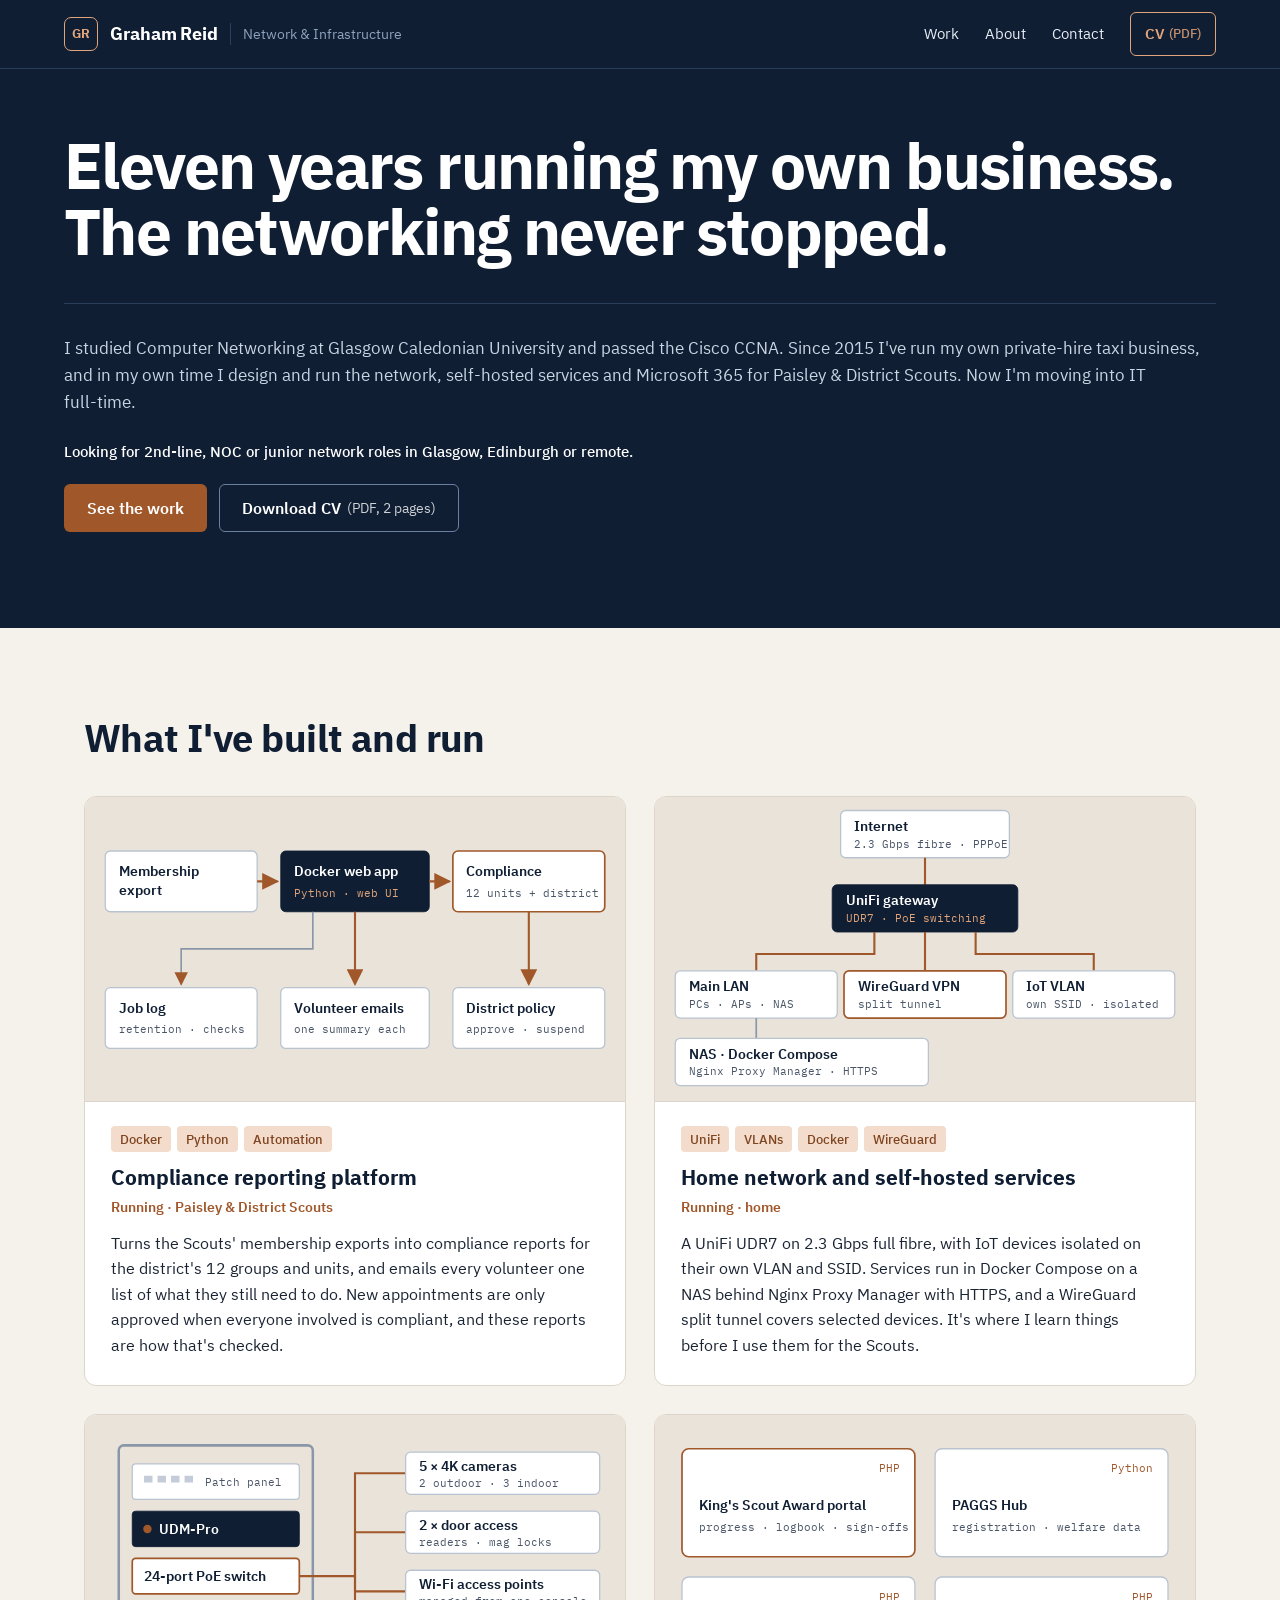
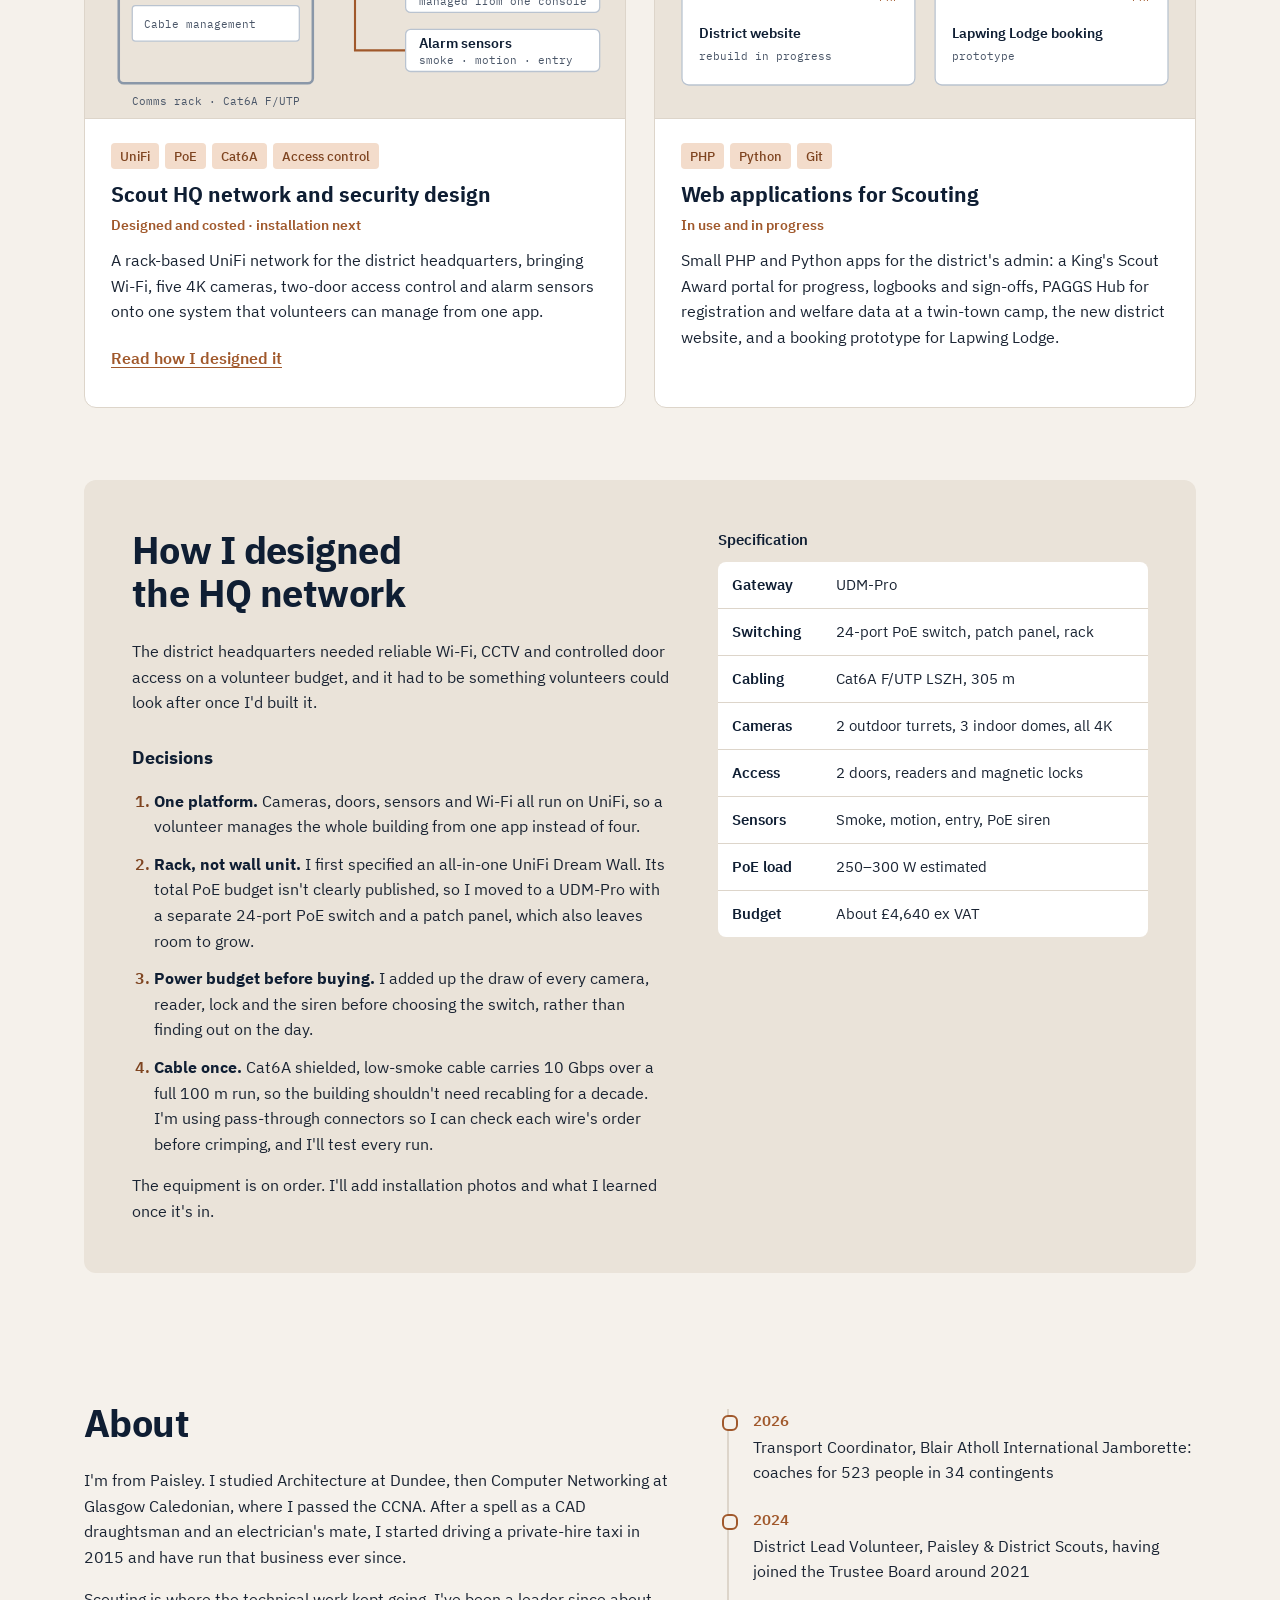
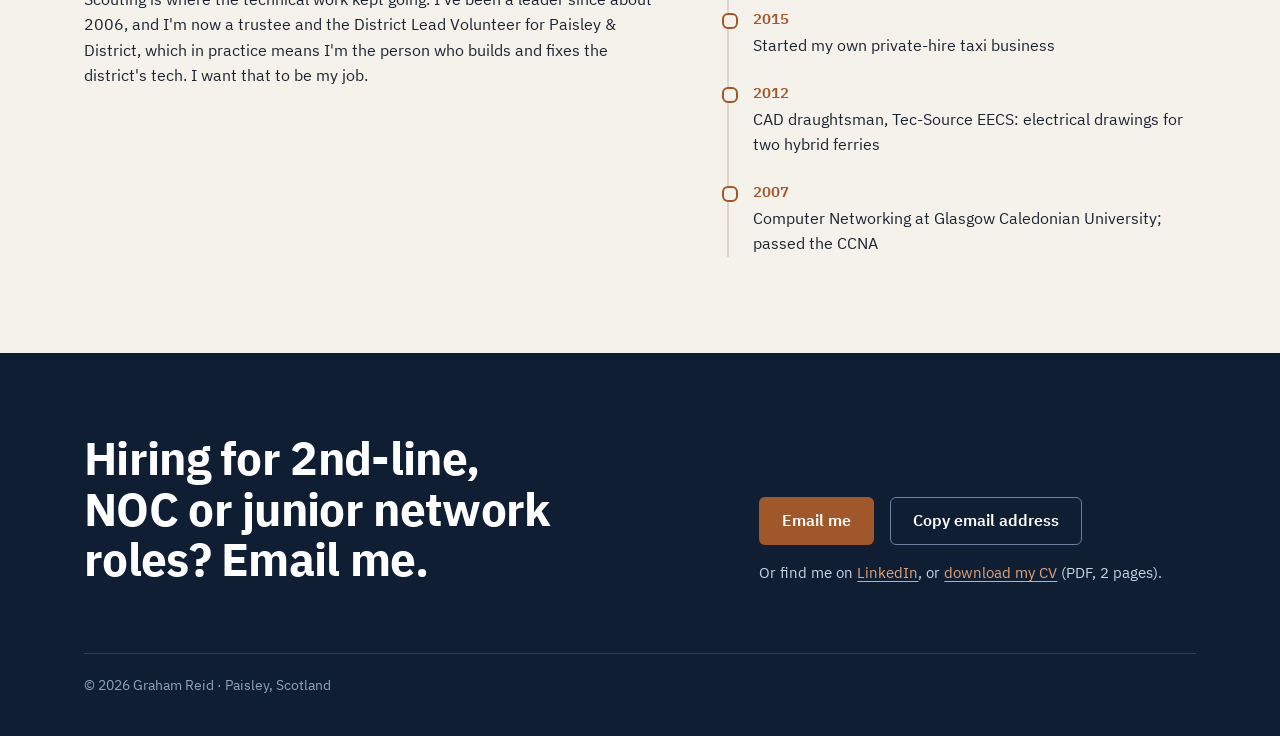
<file: index.html>
<!doctype html>
<html lang="en-GB">
<head>
<meta charset="utf-8">
<meta name="viewport" content="width=device-width, initial-scale=1">
<title>Graham Reid · Network &amp; Infrastructure</title>
<meta name="description" content="Graham Reid, Paisley. CCNA, eleven years self-employed, and the person who designs and runs the network, self-hosted services and Microsoft 365 for a Scout district. Open to 2nd-line, NOC and junior network roles.">
<meta name="author" content="Graham Reid">
<link rel="canonical" href="https://graham.moshii.co.uk/">
<meta property="og:type" content="profile">
<meta property="og:title" content="Graham Reid · Network & Infrastructure">
<meta property="og:description" content="The networks and services I design and run: a homelab, a Docker compliance platform and a Scout HQ network design.">
<meta property="og:url" content="https://graham.moshii.co.uk/">
<meta property="og:image" content="https://graham.moshii.co.uk/assets/og.png">
<meta property="og:image:width" content="1200">
<meta property="og:image:height" content="630">
<meta name="twitter:card" content="summary_large_image">
<meta name="theme-color" content="#0F1E33">
<link rel="icon" href="assets/favicon.svg" type="image/svg+xml">
<link rel="preload" href="assets/fonts/IBMPlexSans-Bold.woff2" as="font" type="font/woff2" crossorigin>
<link rel="preload" href="assets/fonts/IBMPlexSans-Regular.woff2" as="font" type="font/woff2" crossorigin>
<link rel="stylesheet" href="assets/site.css">
</head>
<body>
<a class="skip" href="#main">Skip to content</a>

<div class="topbar" id="top">
  <nav class="nav wrap" aria-label="Main">
    <a class="brand" href="#top" aria-label="Graham Reid, back to top">
      <span class="brand-mark" aria-hidden="true">GR</span>
      <span class="brand-name">Graham Reid</span>
      <span class="brand-role">Network &amp; Infrastructure</span>
    </a>
    <ul class="nav-links">
      <li><a href="#work">Work</a></li>
      <li><a href="#about">About</a></li>
      <li><a href="#contact">Contact</a></li>
      <li><a class="nav-cv" href="cv/Graham-Reid-CV.pdf">CV <span class="hint">(PDF)</span></a></li>
    </ul>
  </nav>
</div>

<header class="site-header">

  <div class="hero wrap">
    <div class="hero-copy">
      <h1><span>Eleven years running my own business.</span> <span>The networking never stopped.</span></h1>
      <div class="hero-row">
        <p class="hero-lede">I studied Computer Networking at Glasgow Caledonian University and passed the Cisco CCNA. Since 2015 I've run my own private-hire taxi business, and in my own time I design and run the network, self-hosted services and Microsoft 365 for Paisley &amp; District Scouts. Now I'm moving into IT full-time.</p>
        <div class="hero-side">
          <p class="hero-facts">Looking for 2nd-line, NOC or junior network roles in Glasgow, Edinburgh or remote.</p>
          <div class="hero-actions">
            <a class="btn btn-primary" href="#work">See the work</a>
            <a class="btn btn-ghost" href="cv/Graham-Reid-CV.pdf">Download CV <span class="hint">(PDF, 2 pages)</span></a>
          </div>
        </div>
      </div>
    </div>

  </div>
</header>

<main id="main">
  <section class="work wrap" id="work" aria-labelledby="work-title">
    <h2 id="work-title">What I've built and run</h2>

    <div class="cards">
      <article class="card">
        <figure class="card-figure">
          <div class="diagram" tabindex="0" role="group" aria-label="Compliance platform diagram, scrollable on small screens">
            <svg viewBox="0 0 640 360" role="img" aria-label="Membership exports go into a Docker web app, which produces reports for 12 units plus a district summary, sends one summary email per volunteer, and keeps a job log with retention clean-up.">
              <defs><marker id="ar2" viewBox="0 0 10 10" refX="9" refY="5" markerWidth="8" markerHeight="8" orient="auto-start-reverse"><path class="dg-arrow" d="M0 0 L10 5 L0 10 z"/></marker></defs>
              <rect class="dg-box" x="24" y="64" width="180" height="72" rx="6"/>
              <text class="dg-t" x="40" y="94">Membership</text><text class="dg-t" x="40" y="116">export</text>
              <rect class="dg-box-navy" x="232" y="64" width="176" height="72" rx="6"/>
              <text class="dg-w" x="248" y="94">Docker web app</text><text class="dg-ws" x="248" y="118">Python · web UI</text>
              <rect class="dg-box-accent" x="436" y="64" width="180" height="72" rx="6"/>
              <text class="dg-t" x="452" y="94">Compliance</text><text class="dg-s" x="452" y="118">12 units + district</text>
              <path class="dg-line-accent" d="M204 100 H228" marker-end="url(#ar2)"/>
              <path class="dg-line-accent" d="M408 100 H432" marker-end="url(#ar2)"/>
              <rect class="dg-box" x="232" y="226" width="176" height="72" rx="6"/>
              <text class="dg-t" x="248" y="256">Volunteer emails</text><text class="dg-s" x="248" y="280">one summary each</text>
              <rect class="dg-box" x="24" y="226" width="180" height="72" rx="6"/>
              <text class="dg-t" x="40" y="256">Job log</text><text class="dg-s" x="40" y="280">retention · checks</text>
              <rect class="dg-box" x="436" y="226" width="180" height="72" rx="6"/>
              <text class="dg-t" x="452" y="256">District policy</text><text class="dg-s" x="452" y="280">approve · suspend</text>
              <path class="dg-line-accent" d="M320 136 V222" marker-end="url(#ar2)"/>
              <path class="dg-line" d="M270 136 V180 H114 V222" marker-end="url(#ar2)"/>
              <path class="dg-line-accent" d="M526 136 V222" marker-end="url(#ar2)"/>
            </svg>
          </div>
          <!-- Slot: a redacted dashboard screenshot can replace or follow this diagram. -->
        </figure>
        <div class="card-body">
          <ul class="tags" aria-label="Technologies"><li>Docker</li><li>Python</li><li>Automation</li></ul>
          <h3>Compliance reporting platform</h3>
          <p class="status">Running · Paisley &amp; District Scouts</p>
          <p>Turns the Scouts' membership exports into compliance reports for the district's 12 groups and units, and emails every volunteer one list of what they still need to do. New appointments are only approved when everyone involved is compliant, and these reports are how that's checked.</p>
        </div>
      </article>

      <article class="card">
        <figure class="card-figure">
          <div class="diagram" tabindex="0" role="group" aria-label="Home network diagram, scrollable on small screens">
            <svg viewBox="0 0 640 360" role="img" aria-label="My home network: 2.3 gigabit full fibre over PPPoE into a UniFi UDR7 gateway, which serves a main LAN with a NAS running Docker and Nginx Proxy Manager, an isolated IoT VLAN with its own SSID, and a WireGuard split-tunnel VPN for selected devices.">
              <rect class="dg-box" x="220" y="16" width="200" height="56" rx="6"/>
              <text class="dg-t" x="236" y="40">Internet</text><text class="dg-s" x="236" y="60">2.3 Gbps fibre · PPPoE</text>
              <path class="dg-line-accent" d="M320 72 V104"/>
              <rect class="dg-box-navy" x="210" y="104" width="220" height="56" rx="6"/>
              <text class="dg-w" x="226" y="128">UniFi gateway</text><text class="dg-ws" x="226" y="148">UDR7 · PoE switching</text>
              <path class="dg-line-accent" d="M260 160 V186 H120 V206"/>
              <path class="dg-line-accent" d="M320 160 V206"/>
              <path class="dg-line-accent" d="M380 160 V186 H520 V206"/>
              <rect class="dg-box" x="24" y="206" width="192" height="56" rx="6"/>
              <text class="dg-t" x="40" y="230">Main LAN</text><text class="dg-s" x="40" y="250">PCs · APs · NAS</text>
              <rect class="dg-box-accent" x="224" y="206" width="192" height="56" rx="6"/>
              <text class="dg-t" x="240" y="230">WireGuard VPN</text><text class="dg-s" x="240" y="250">split tunnel</text>
              <rect class="dg-box" x="424" y="206" width="192" height="56" rx="6"/>
              <text class="dg-t" x="440" y="230">IoT VLAN</text><text class="dg-s" x="440" y="250">own SSID · isolated</text>
              <path class="dg-line" d="M120 262 V286"/>
              <rect class="dg-box" x="24" y="286" width="300" height="56" rx="6"/>
              <text class="dg-t" x="40" y="310">NAS · Docker Compose</text><text class="dg-s" x="40" y="330">Nginx Proxy Manager · HTTPS</text>
            </svg>
          </div>
          <!-- Slot: a UniFi topology screenshot can replace or follow this diagram. -->
        </figure>
        <div class="card-body">
          <ul class="tags" aria-label="Technologies"><li>UniFi</li><li>VLANs</li><li>Docker</li><li>WireGuard</li></ul>
          <h3>Home network and self-hosted services</h3>
          <p class="status">Running · home</p>
          <p>A UniFi UDR7 on 2.3 Gbps full fibre, with IoT devices isolated on their own VLAN and SSID. Services run in Docker Compose on a NAS behind Nginx Proxy Manager with HTTPS, and a WireGuard split tunnel covers selected devices. It's where I learn things before I use them for the Scouts.</p>
        </div>
      </article>

      <article class="card">
        <figure class="card-figure">
          <div class="diagram" tabindex="0" role="group" aria-label="HQ rack diagram, scrollable on small screens">
            <svg viewBox="0 0 640 360" role="img" aria-label="A comms rack holding a patch panel, UDM-Pro gateway, 24-port PoE switch and cable management, with the switch feeding cameras, door access, Wi-Fi access points and alarm sensors.">
              <rect class="dg-rack" x="40" y="36" width="230" height="282" rx="6"/>
              <rect class="dg-box" x="56" y="58" width="198" height="42" rx="4"/>
              <g class="dg-port"><rect x="70" y="72" width="10" height="8"/><rect x="86" y="72" width="10" height="8"/><rect x="102" y="72" width="10" height="8"/><rect x="118" y="72" width="10" height="8"/></g>
              <text class="dg-s" x="142" y="84">Patch panel</text>
              <rect class="dg-box-navy" x="56" y="114" width="198" height="42" rx="4"/>
              <circle class="dg-led" cx="74" cy="135" r="5"/>
              <text class="dg-w" x="88" y="141">UDM-Pro</text>
              <rect class="dg-box-accent" x="56" y="170" width="198" height="42" rx="4"/>
              <text class="dg-t" x="70" y="197">24-port PoE switch</text>
              <rect class="dg-box" x="56" y="226" width="198" height="42" rx="4"/>
              <text class="dg-s" x="70" y="252">Cable management</text>
              <text class="dg-s" x="155" y="344" text-anchor="middle">Comms rack · Cat6A F/UTP</text>
              <path class="dg-line-accent" d="M254 191 H320 V69 H380"/>
              <path class="dg-line-accent" d="M320 191 V139 H380"/>
              <path class="dg-line-accent" d="M320 191 V209 H380"/>
              <path class="dg-line-accent" d="M320 191 V279 H380"/>
              <rect class="dg-box" x="380" y="44" width="230" height="50" rx="6"/>
              <text class="dg-t" x="396" y="66">5 × 4K cameras</text><text class="dg-s" x="396" y="85">2 outdoor · 3 indoor</text>
              <rect class="dg-box" x="380" y="114" width="230" height="50" rx="6"/>
              <text class="dg-t" x="396" y="136">2 × door access</text><text class="dg-s" x="396" y="155">readers · mag locks</text>
              <rect class="dg-box" x="380" y="184" width="230" height="50" rx="6"/>
              <text class="dg-t" x="396" y="206">Wi-Fi access points</text><text class="dg-s" x="396" y="225">managed from one console</text>
              <rect class="dg-box" x="380" y="254" width="230" height="50" rx="6"/>
              <text class="dg-t" x="396" y="276">Alarm sensors</text><text class="dg-s" x="396" y="295">smoke · motion · entry</text>
            </svg>
          </div>
        </figure>
        <div class="card-body">
          <ul class="tags" aria-label="Technologies"><li>UniFi</li><li>PoE</li><li>Cat6A</li><li>Access control</li></ul>
          <h3>Scout HQ network and security design</h3>
          <p class="status">Designed and costed · installation next</p>
          <p>A rack-based UniFi network for the district headquarters, bringing Wi-Fi, five 4K cameras, two-door access control and alarm sensors onto one system that volunteers can manage from one app.</p>
          <a class="card-link" href="#case-study">Read how I designed it</a>
        </div>
      </article>

      <article class="card">
        <figure class="card-figure">
          <div class="diagram" tabindex="0" role="group" aria-label="Web applications overview, scrollable on small screens">
            <svg viewBox="0 0 640 360" role="img" aria-label="Four web applications: a King's Scout Award portal in PHP, PAGGS Hub in Python, the district website in PHP, and a Lapwing Lodge booking prototype in PHP.">
              <rect class="dg-box-accent" x="32" y="40" width="276" height="128" rx="8"/>
              <text class="dg-s dg-lang" x="290" y="68" text-anchor="end">PHP</text>
              <text class="dg-t" x="52" y="112">King's Scout Award portal</text><text class="dg-s" x="52" y="138">progress · logbook · sign-offs</text>
              <rect class="dg-box" x="332" y="40" width="276" height="128" rx="8"/>
              <text class="dg-s dg-lang" x="590" y="68" text-anchor="end">Python</text>
              <text class="dg-t" x="352" y="112">PAGGS Hub</text><text class="dg-s" x="352" y="138">registration · welfare data</text>
              <rect class="dg-box" x="32" y="192" width="276" height="128" rx="8"/>
              <text class="dg-s dg-lang" x="290" y="220" text-anchor="end">PHP</text>
              <text class="dg-t" x="52" y="264">District website</text><text class="dg-s" x="52" y="290">rebuild in progress</text>
              <rect class="dg-box" x="332" y="192" width="276" height="128" rx="8"/>
              <text class="dg-s dg-lang" x="590" y="220" text-anchor="end">PHP</text>
              <text class="dg-t" x="352" y="264">Lapwing Lodge booking</text><text class="dg-s" x="352" y="290">prototype</text>
            </svg>
          </div>
          <!-- Slot: app screenshots can replace this overview. -->
        </figure>
        <div class="card-body">
          <ul class="tags" aria-label="Technologies"><li>PHP</li><li>Python</li><li>Git</li></ul>
          <h3>Web applications for Scouting</h3>
          <p class="status">In use and in progress</p>
          <p>Small PHP and Python apps for the district's admin: a King's Scout Award portal for progress, logbooks and sign-offs, PAGGS Hub for registration and welfare data at a twin-town camp, the new district website, and a booking prototype for Lapwing Lodge.</p>
        </div>
      </article>
    </div>
  </section>

  <section class="case wrap" id="case-study" aria-labelledby="case-title">
    <div class="case-panel">
      <div class="case-copy">
        <h2 id="case-title">How I designed the HQ network</h2>
        <p>The district headquarters needed reliable Wi-Fi, CCTV and controlled door access on a volunteer budget, and it had to be something volunteers could look after once I'd built it.</p>
        <h3>Decisions</h3>
        <ol class="decisions">
          <li><strong>One platform.</strong> Cameras, doors, sensors and Wi-Fi all run on UniFi, so a volunteer manages the whole building from one app instead of four.</li>
          <li><strong>Rack, not wall unit.</strong> I first specified an all-in-one UniFi Dream Wall. Its total PoE budget isn't clearly published, so I moved to a UDM-Pro with a separate 24-port PoE switch and a patch panel, which also leaves room to grow.</li>
          <li><strong>Power budget before buying.</strong> I added up the draw of every camera, reader, lock and the siren before choosing the switch, rather than finding out on the day.</li>
          <li><strong>Cable once.</strong> Cat6A shielded, low-smoke cable carries 10 Gbps over a full 100 m run, so the building shouldn't need recabling for a decade. I'm using pass-through connectors so I can check each wire's order before crimping, and I'll test every run.</li>
        </ol>
        <p>The equipment is on order. I'll add installation photos and what I learned once it's in.</p>
        <!-- Slot: installation photos and lessons learned. -->
      </div>
      <div class="spec">
        <table>
          <caption>Specification</caption>
          <tbody>
            <tr><th scope="row">Gateway</th><td>UDM-Pro</td></tr>
            <tr><th scope="row">Switching</th><td>24-port PoE switch, patch panel, rack</td></tr>
            <tr><th scope="row">Cabling</th><td>Cat6A F/UTP LSZH, 305 m</td></tr>
            <tr><th scope="row">Cameras</th><td>2 outdoor turrets, 3 indoor domes, all 4K</td></tr>
            <tr><th scope="row">Access</th><td>2 doors, readers and magnetic locks</td></tr>
            <tr><th scope="row">Sensors</th><td>Smoke, motion, entry, PoE siren</td></tr>
            <tr><th scope="row">PoE load</th><td class="num">250–300 W estimated</td></tr>
            <tr><th scope="row">Budget</th><td class="num">About £4,640 ex VAT</td></tr>
          </tbody>
        </table>
      </div>
    </div>
  </section>

  <section class="about wrap" id="about" aria-labelledby="about-title">
    <div class="about-copy">
      <h2 id="about-title">About</h2>
      <p>I'm from Paisley. I studied Architecture at Dundee, then Computer Networking at Glasgow Caledonian, where I passed the CCNA. After a spell as a CAD draughtsman and an electrician's mate, I started driving a private-hire taxi in 2015 and have run that business ever since.</p>
      <p>Scouting is where the technical work kept going. I've been a leader since about 2006, and I'm now a trustee and the District Lead Volunteer for Paisley &amp; District, which in practice means I'm the person who builds and fixes the district's tech. I want that to be my job.</p>
    </div>
    <ol class="timeline" reversed>
      <li><time datetime="2026">2026</time><span>Transport Coordinator, Blair Atholl International Jamborette: coaches for 523 people in 34 contingents</span></li>
      <li><time datetime="2024-08">2024</time><span>District Lead Volunteer, Paisley &amp; District Scouts, having joined the Trustee Board around 2021</span></li>
      <li><time datetime="2015-02">2015</time><span>Started my own private-hire taxi business</span></li>
      <li><time datetime="2012-08">2012</time><span>CAD draughtsman, Tec-Source EECS: electrical drawings for two hybrid ferries</span></li>
      <li><time datetime="2007">2007</time><span>Computer Networking at Glasgow Caledonian University; passed the CCNA</span></li>
    </ol>
  </section>
</main>

<footer class="site-footer" id="contact">
  <div class="contact wrap">
    <div class="contact-main">
      <h2>Hiring for 2nd-line, NOC or junior network roles? Email me.</h2>
      <div class="contact-actions">
        <div class="email-row" data-email="Z3JhaGFtQG1vc2hpaS5jby51aw==">
          <noscript><p class="noscript-note">The email buttons need JavaScript. You can message me on <a href="https://www.linkedin.com/in/moshii/">LinkedIn</a> instead.</p></noscript>
        </div>
        <p class="contact-alt">Or find me on <a href="https://www.linkedin.com/in/moshii/">LinkedIn</a>, or <a href="cv/Graham-Reid-CV.pdf">download my CV</a> (PDF, 2 pages).</p>
      </div>
    </div>
    <p class="colophon">© 2026 Graham Reid · Paisley, Scotland</p>
  </div>
</footer>
<script src="assets/contact.js" defer></script>
<script src="assets/zoom.js" defer></script>
</body>
</html>
</file>
<file: assets/site.css>
/* Graham Reid portfolio. Matches the CV: navy, copper, IBM Plex. */

@font-face { font-family: "IBM Plex Sans"; font-weight: 400; font-display: swap; src: url("fonts/IBMPlexSans-Regular.woff2") format("woff2"); }
@font-face { font-family: "IBM Plex Sans"; font-weight: 500; font-display: swap; src: url("fonts/IBMPlexSans-Medium.woff2") format("woff2"); }
@font-face { font-family: "IBM Plex Sans"; font-weight: 600; font-display: swap; src: url("fonts/IBMPlexSans-SemiBold.woff2") format("woff2"); }
@font-face { font-family: "IBM Plex Sans"; font-weight: 700; font-display: swap; src: url("fonts/IBMPlexSans-Bold.woff2") format("woff2"); }
@font-face { font-family: "IBM Plex Mono"; font-weight: 400; font-display: swap; src: url("fonts/IBMPlexMono-Regular.woff2") format("woff2"); }
@font-face { font-family: "IBM Plex Mono"; font-weight: 500; font-display: swap; src: url("fonts/IBMPlexMono-Medium.woff2") format("woff2"); }

:root {
  --navy: #0F1E33;
  --navy-line: #2A3F5C;
  --ghost-line: #6B80A0;
  --copper: #A0582B;
  --copper-dark: #7E4420;
  --copper-light: #E2A47A;
  --copper-wash: #F3DCCB;
  --text: #1A2433;
  --muted: #4A5668;
  --on-navy: #E6EDF5;
  --on-navy-muted: #C9D5E3;
  --label-navy: #8EA3BC;
  --page: #F5F1EB;
  --line: #DDD5CA;
  --panel: #EAE3D9;
  --sans: "IBM Plex Sans", system-ui, -apple-system, "Segoe UI", sans-serif;
  --mono: "IBM Plex Mono", ui-monospace, "SFMono-Regular", Menlo, monospace;
  color-scheme: light;
  scrollbar-color: #A89C8D var(--page);
}

* { box-sizing: border-box; }
html { scroll-behavior: smooth; scroll-padding-top: 84px; }
@media (prefers-reduced-motion: reduce) { html { scroll-behavior: auto; } }
body { margin: 0; font-family: var(--sans); font-size: 16px; color: var(--text); background: var(--page); line-height: 1.6; -webkit-text-size-adjust: 100%; caret-color: var(--copper); }
::selection { background: var(--copper-wash); color: var(--navy); }
.topbar ::selection, .site-header ::selection, .site-footer ::selection { background: var(--copper-light); color: var(--navy); }
img, svg { display: block; max-width: 100%; }
a { color: var(--copper); text-underline-offset: 0.2em; text-decoration-thickness: 1px; }
a:hover { color: var(--copper-dark); text-decoration-thickness: 2px; }
:focus-visible { outline: 3px solid var(--copper-light); outline-offset: 3px; border-radius: 4px; }
h1, h2, h3 { text-wrap: balance; }
p { text-wrap: pretty; }

.wrap { width: 100%; padding-left: clamp(24px, 5vw, 96px); padding-right: clamp(24px, 5vw, 96px); }
.work, .case, .about, .contact { max-width: 1240px; margin-left: auto; margin-right: auto; }
.skip { position: absolute; left: -9999px; top: 8px; background: #FFFFFF; color: var(--navy); padding: 10px 14px; border-radius: 6px; z-index: 10; }
.skip:focus { left: 16px; }
.hint { font-weight: 400; opacity: 0.8; font-size: 0.88em; }

.btn { display: inline-flex; align-items: center; gap: 6px; min-height: 48px; padding: 0 22px; border-radius: 6px; font: inherit; font-weight: 600; font-size: 16px; text-decoration: none; border: 1px solid transparent; cursor: pointer; }
.btn:hover { text-decoration: none; }
.btn-primary { background: var(--copper); color: #FFFFFF; }
.btn-primary:hover { background: var(--copper-dark); color: #FFFFFF; }
.btn-ghost { background: transparent; color: #FFFFFF; border-color: var(--ghost-line); }
.btn-ghost:hover { color: #FFFFFF; border-color: var(--copper-light); }

/* Top bar: sticks to the top while scrolling */
.topbar { position: sticky; top: 0; z-index: 20; background: var(--navy); border-bottom: 1px solid var(--navy-line); }
.nav { display: flex; flex-wrap: wrap; align-items: center; justify-content: space-between; gap: 4px 24px; min-height: 68px; padding-top: 10px; padding-bottom: 10px; }
.brand { display: inline-flex; align-items: center; gap: 12px; min-height: 44px; color: #FFFFFF; text-decoration: none; }
.brand:hover { color: #FFFFFF; text-decoration: none; }
.brand-mark { display: inline-grid; place-items: center; width: 34px; height: 34px; border: 1.5px solid var(--copper-light); border-radius: 7px; font-size: 13px; font-weight: 700; letter-spacing: 0.02em; color: var(--copper-light); transition: background-color 160ms ease-out, color 160ms ease-out; }
.brand:hover .brand-mark { background: var(--copper-light); color: var(--navy); }
.brand-name { font-weight: 700; font-size: 18px; letter-spacing: -0.005em; }
.brand-role { padding-left: 12px; border-left: 1px solid var(--navy-line); font-size: 14px; color: var(--label-navy); }
.nav-links { display: flex; align-items: center; gap: 26px; margin: 0; padding: 0; list-style: none; font-size: 15px; }
.nav-links a { display: inline-flex; align-items: center; gap: 0.3em; min-height: 44px; color: var(--on-navy); text-decoration: none; background-image: linear-gradient(var(--copper-light), var(--copper-light)); background-repeat: no-repeat; background-position: 0 calc(100% - 8px); background-size: 0 2px; transition: background-size 180ms ease-out, color 180ms ease-out; }
.nav-links a:hover { color: #FFFFFF; background-size: 100% 2px; }
.nav-links .nav-cv { padding: 0 14px; border: 1px solid var(--copper-light); border-radius: 6px; color: var(--copper-light); background-image: none; font-weight: 600; }
.nav-links .nav-cv:hover { background: var(--copper-light); color: var(--navy); }
.nav-links .nav-cv .hint { opacity: 0.85; font-weight: 500; }
@media (prefers-reduced-motion: reduce) { .nav-links a, .brand-mark { transition: none; } }

/* Hero */
.site-header { background: var(--navy); color: var(--on-navy); }
.hero { padding-top: 64px; padding-bottom: 96px; }
.hero-copy { display: flex; flex-direction: column; gap: clamp(28px, 3vw, 44px); }
.hero h1 { margin: 0; font-size: clamp(34px, 5vw, 104px); line-height: 1.03; letter-spacing: -0.025em; color: #FFFFFF; text-wrap: wrap; }
.hero h1 span { display: block; }
.hero-row { display: flex; flex-direction: column; gap: 24px; padding-top: clamp(24px, 2.4vw, 36px); border-top: 1px solid var(--navy-line); }
.hero-lede { margin: 0; font-size: clamp(17px, 1.2vw, 20px); line-height: 1.6; color: var(--on-navy-muted); }
.hero-side { display: flex; flex-direction: column; gap: 20px; }
.hero-facts { margin: 0; font-size: 15px; font-weight: 500; color: #FFFFFF; }
.hero-actions { display: flex; flex-wrap: wrap; gap: 12px; }

/* Diagrams: readable on phones by scrolling sideways instead of shrinking */
.diagram { overflow-x: auto; overscroll-behavior-x: contain; border-radius: 10px; }
.diagram svg { width: 100%; height: auto; }

/* Work */
.work { padding-top: 88px; padding-bottom: 32px; }
.work > h2, .about h2, .case h2 { margin: 0 0 8px; font-size: clamp(28px, 3.6vw, 38px); line-height: 1.15; letter-spacing: -0.015em; color: var(--navy); }
.cards { display: grid; grid-template-columns: repeat(2, minmax(0, 1fr)); gap: 28px; margin-top: 36px; }
.card { display: flex; flex-direction: column; background: #FFFFFF; border: 1px solid var(--line); border-radius: 12px; overflow: hidden; }
.card-figure { margin: 0; background: var(--panel); border-bottom: 1px solid var(--line); }
.card-figure .diagram { border-radius: 0; cursor: zoom-in; position: relative; }
.card-figure .diagram:focus-visible { outline-offset: -4px; }

/* Full-screen diagram viewer (assets/zoom.js) */
.zoom { width: 100vw; height: 100dvh; max-width: none; max-height: none; margin: 0; padding: 0; border: 0; background: var(--navy); color: var(--on-navy); }
.zoom::backdrop { background: rgba(15, 30, 51, 0.6); }
.zoom[open] { display: flex; flex-direction: column; }
.zoom-bar { display: flex; align-items: center; gap: 8px; padding: 10px clamp(12px, 3vw, 32px); border-bottom: 1px solid var(--navy-line); }
.zoom-title { margin: 0 auto 0 0; font-weight: 600; font-size: 16px; color: #FFFFFF; overflow: hidden; text-overflow: ellipsis; white-space: nowrap; }
.zoom-btn { display: inline-grid; place-items: center; width: 44px; height: 44px; border: 1px solid var(--ghost-line); border-radius: 8px; background: transparent; color: #FFFFFF; cursor: pointer; }
.zoom-btn:hover { border-color: var(--copper-light); color: var(--copper-light); }
.zoom-btn:disabled { opacity: 0.4; cursor: default; }
.zoom-stage { flex: 1; overflow: auto; overscroll-behavior: contain; display: flex; padding: clamp(12px, 3vw, 40px); }
.zoom-sheet { margin: auto; flex-shrink: 0; width: calc(min(100%, 1100px) * var(--zoom, 1)); background: var(--panel); border-radius: 10px; padding: clamp(8px, 2vw, 20px); }
.zoom-sheet svg { display: block; width: 100%; height: auto; }
.card-body { display: flex; flex-direction: column; gap: 12px; padding: 24px 26px 26px; flex-grow: 1; }
.card-body p { margin: 0; }
.card h3 { margin: 0; font-size: 21px; line-height: 1.25; color: var(--navy); }
.status { font-size: 14px; font-weight: 600; color: var(--copper); }
.card-body .status { margin-top: -6px; }
.tags { display: flex; flex-wrap: wrap; gap: 6px; margin: 0; padding: 0; list-style: none; font-size: 12.5px; font-weight: 500; }
.tags li { padding: 3px 9px; border-radius: 4px; background: var(--copper-wash); color: var(--copper-dark); }
.card-link { margin-top: auto; display: inline-flex; align-items: center; min-height: 44px; font-weight: 600; }

/* Diagram shapes and text (inline SVG) */
.dg-box { fill: #FFFFFF; stroke: #B9C3D0; stroke-width: 1.5; }
.dg-box-accent { fill: #FFFFFF; stroke: var(--copper); stroke-width: 2; }
.dg-box-navy { fill: var(--navy); stroke: var(--navy); }
.dg-rack { fill: none; stroke: #8A97A8; stroke-width: 3; }
.dg-line { stroke: #8A97A8; stroke-width: 2; fill: none; }
.dg-line-accent { stroke: var(--copper); stroke-width: 2.5; fill: none; }
.dg-t { font-family: var(--sans); font-size: 17px; font-weight: 600; fill: var(--navy); }
.dg-s { font-family: var(--mono); font-size: 13px; fill: var(--muted); }
.dg-w { font-family: var(--sans); font-size: 17px; font-weight: 600; fill: #FFFFFF; }
.dg-ws { font-family: var(--mono); font-size: 13px; fill: var(--copper-light); }
.dg-arrow { fill: var(--copper); }
.dg-port { fill: #C3CCD8; }
.dg-led { fill: var(--copper); }
.dg-lang { fill: var(--copper); }

/* Case study */
.case { padding-top: 40px; padding-bottom: 40px; }
.case-panel { display: grid; grid-template-columns: minmax(0, 1.25fr) minmax(0, 1fr); gap: 48px; background: var(--panel); border-radius: 12px; padding: clamp(24px, 4vw, 48px); }
.case-copy { display: flex; flex-direction: column; gap: 16px; }
.case-copy p { margin: 0; max-width: 64ch; }
.case-copy h3 { margin: 12px 0 0; font-size: 18px; color: var(--navy); }
.decisions { margin: 0; padding-left: 22px; display: flex; flex-direction: column; gap: 12px; max-width: 64ch; }
.decisions li::marker { color: var(--copper-dark); font-weight: 600; }
.decisions strong { color: var(--navy); }
.spec { overflow-x: auto; align-self: start; }
.spec table { width: 100%; border-collapse: collapse; font-size: 15px; background: #FFFFFF; border-radius: 8px; overflow: hidden; }
.spec caption { text-align: left; font-size: 15px; font-weight: 600; color: var(--navy); padding-bottom: 10px; }
.spec th, .spec td { text-align: left; padding: 11px 14px; vertical-align: top; }
.spec th { font-weight: 600; color: var(--navy); white-space: nowrap; }
.spec td { color: var(--text); }
.spec tr + tr { border-top: 1px solid var(--line); }
.num { font-variant-numeric: tabular-nums; }

/* About */
.about { display: grid; grid-template-columns: minmax(0, 1.25fr) minmax(0, 1fr); gap: 56px; padding-top: 88px; padding-bottom: 96px; }
.about-copy { display: flex; flex-direction: column; gap: 16px; }
.about-copy p { margin: 0; max-width: 64ch; }
.timeline { margin: 8px 0 0; padding: 0; list-style: none; border-left: 2px solid var(--line); }
.timeline li { padding: 0 0 22px 24px; display: flex; flex-direction: column; gap: 2px; position: relative; }
.timeline li:last-child { padding-bottom: 0; }
.timeline li::before { content: ""; position: absolute; left: -7px; top: 6px; width: 12px; height: 12px; border-radius: 6px; background: var(--page); border: 2px solid var(--copper); }
.timeline time { font-weight: 600; font-size: 15px; color: var(--copper); font-variant-numeric: tabular-nums; }

/* Contact */
.site-footer { background: var(--navy); color: var(--on-navy); }
.contact { display: flex; flex-direction: column; gap: 20px; padding-top: 80px; padding-bottom: 40px; }
.contact-main { display: grid; grid-template-columns: minmax(0, 1.4fr) minmax(0, 1fr); gap: 32px 64px; align-items: end; }
.contact h2 { margin: 0; font-size: clamp(28px, 3.6vw, 56px); line-height: 1.1; letter-spacing: -0.015em; color: #FFFFFF; }
.contact-actions { display: flex; flex-direction: column; gap: 16px; }
.email-row { display: flex; flex-wrap: wrap; align-items: center; gap: 12px 16px; min-height: 48px; }
.copy-status { font-size: 15px; color: var(--on-navy-muted); }
.noscript-note, .contact-alt { margin: 0; font-size: 15px; color: var(--on-navy-muted); }
.site-footer a:not(.btn) { color: var(--copper-light); }
.site-footer a:not(.btn):hover { color: #FFFFFF; }
.colophon { margin: 48px 0 0; padding-top: 20px; border-top: 1px solid var(--navy-line); font-size: 14px; color: var(--label-navy); }

/* 404 */
.notfound { display: flex; flex-direction: column; gap: 20px; padding-top: 56px; padding-bottom: 96px; }
.notfound h1 { margin: 0; font-size: clamp(34px, 4.4vw, 50px); line-height: 1.08; letter-spacing: -0.02em; color: #FFFFFF; }

/* Smaller screens */
@media (max-width: 900px) {
  .cards, .case-panel, .about, .contact-main { grid-template-columns: minmax(0, 1fr); }
  .brand-role { display: none; }
  .about { gap: 40px; }
}
@media (max-width: 560px) {
  body { font-size: 15.5px; }
  .hero { padding-top: 32px; padding-bottom: 64px; }

  .hero-lede { font-size: 16.5px; }
  .work { padding-top: 64px; }
  .about { padding-top: 64px; padding-bottom: 72px; }
  .nav-links { gap: 16px; }
  .nav-links li:nth-child(2) { display: none; }
  .brand-mark { width: 30px; height: 30px; font-size: 12px; }
  .brand-name { font-size: 17px; }
  .nav-links .nav-cv .hint { display: none; }
  .card-figure::after { content: "Tap the diagram to enlarge it."; display: block; padding: 8px 16px 10px; font-size: 13px; color: var(--muted); }
}
</file>
